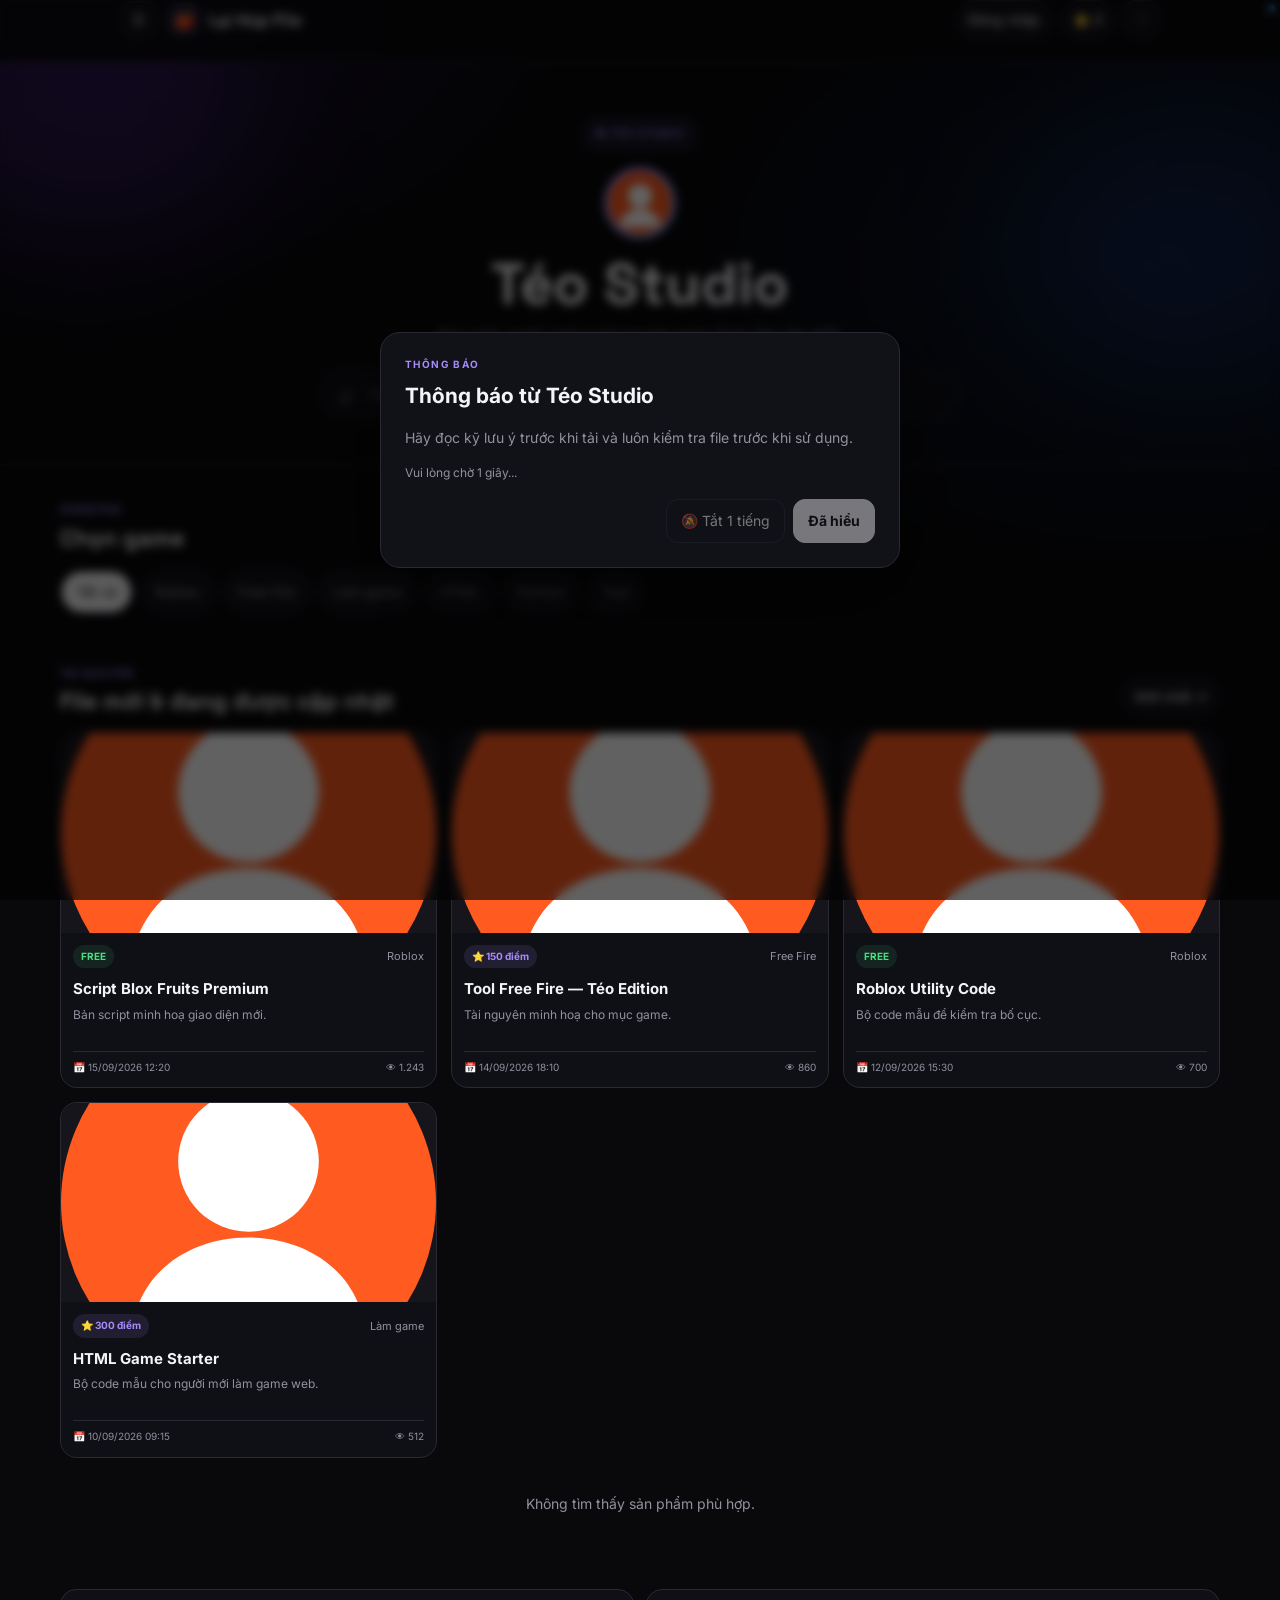
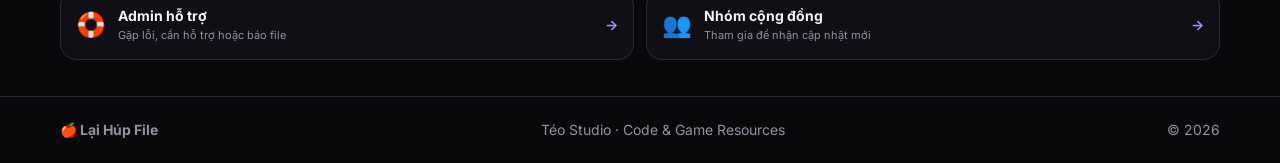
<file: frontend/index.html>
<!DOCTYPE html>
<html lang="vi" data-theme="dark">
<head><meta charset="UTF-8"><meta name="viewport" content="width=device-width,initial-scale=1"><title>Lại Húp File — Téo Studio</title><meta name="description" content="Kho code, script, tool và tài nguyên game của Téo Studio."><link rel="stylesheet" href="assets/css/style.css"></head>
<body>
<header class="site-header"><div class="container header-inner"><button class="icon-btn" id="menuBtn">☰</button><a href="index.html" class="brand"><span class="brand-mark">🍎</span><span>Lại Húp <b>File</b></span></a><div class="header-actions"><a class="header-tag" href="login.html">Đăng nhập</a><a class="header-tag" href="earn.html">⭐ <span id="headerPoints">0</span></a><button class="icon-btn" id="notificationBtn">♢<span class="badge-dot"></span></button></div></div></header>
<div class="drawer-backdrop" id="drawerBackdrop"></div><aside class="drawer" id="drawer"><div class="drawer-head"><b>MENU</b><button class="icon-btn" id="drawerClose">×</button></div><a href="index.html">⌂ Trang chủ</a><a href="earn.html">⭐ Kiếm tiền & điểm đổi file</a><a href="earn.html#withdraw">💰 Rút tiền</a><a href="earn.html#profile">👤 Thông tin</a><a href="earn.html#referral">🤝 Giới thiệu bạn bè</a></aside>
<main><section class="hero"><div class="hero-glow hero-glow-a"></div><div class="hero-glow hero-glow-b"></div><div class="container hero-content"><div class="notice-pill">● <span id="studioName">TÉO STUDIO</span></div><div class="studio-avatar"><img id="studioAvatar" src="assets/img/default-avatar.svg" alt="Téo Studio"></div><h1 id="heroTitle">Téo Studio</h1><p class="hero-subtitle" id="heroText">Kho code, script, tool và tài nguyên game được Téo cập nhật.</p><div class="search-box"><span>⌕</span><input id="searchInput" type="search" placeholder="Tìm code, script, game..."></div></div></section>
<section class="container section" id="games"><div class="section-head"><div><span class="eyebrow">KHÁM PHÁ</span><h2>Chọn game</h2></div></div><div class="tag-rail" id="tagRail"></div></section>
<section class="container section" id="products"><div class="section-head"><div><span class="eyebrow">TÀI NGUYÊN</span><h2>File mới & đang được cập nhật</h2></div><button class="mini-btn" id="newestBtn">Mới nhất ↗</button></div><div class="product-grid" id="productGrid"></div><div class="empty-state hidden" id="emptyState">Không tìm thấy sản phẩm phù hợp.</div></section>
<section class="container section"><div class="support-grid"><a class="support-box" id="supportBox" href="#"><span>🛟</span><div><b>Admin hỗ trợ</b><small>Gặp lỗi, cần hỗ trợ hoặc báo file</small></div><strong>→</strong></a><a class="support-box" id="groupBox" href="#"><span>👥</span><div><b>Nhóm cộng đồng</b><small>Tham gia để nhận cập nhật mới</small></div><strong>→</strong></a></div></section></main>
<footer class="footer"><div class="container"><b>🍎 Lại Húp File</b><span>Téo Studio · Code & Game Resources</span><span>© 2026</span></div></footer>
<div class="modal-overlay" id="noticeModal"><div class="notice-modal"><div class="modal-kicker">THÔNG BÁO</div><h2 id="noticeTitle">Thông báo từ Téo Studio</h2><p id="noticeText">Hãy đọc kỹ lưu ý trước khi tải.</p><div class="notice-count" id="noticeCount">Vui lòng chờ 3 giây...</div><div class="notice-actions"><button class="btn ghost" id="muteNotice" disabled>🔕 Tắt 1 tiếng</button><button class="btn primary" id="closeNotice" disabled>Đã hiểu</button></div></div></div>
<div class="modal-overlay" id="notificationModal"><div class="small-modal"><button class="modal-x" data-close="notificationModal">×</button><div class="modal-kicker">THÔNG BÁO</div><h2>Cập nhật</h2><div class="notice-item"><b>File mới</b><span>File mới sẽ nằm đầu danh sách; file cũ vẫn giữ lại.</span></div><div class="notice-item"><b>Kiếm điểm</b><span>Vượt link và đăng video là 2 nhiệm vụ riêng.</span></div></div></div><div class="toast" id="toast"></div><script src="assets/js/main.js"></script></body></html>
</file>
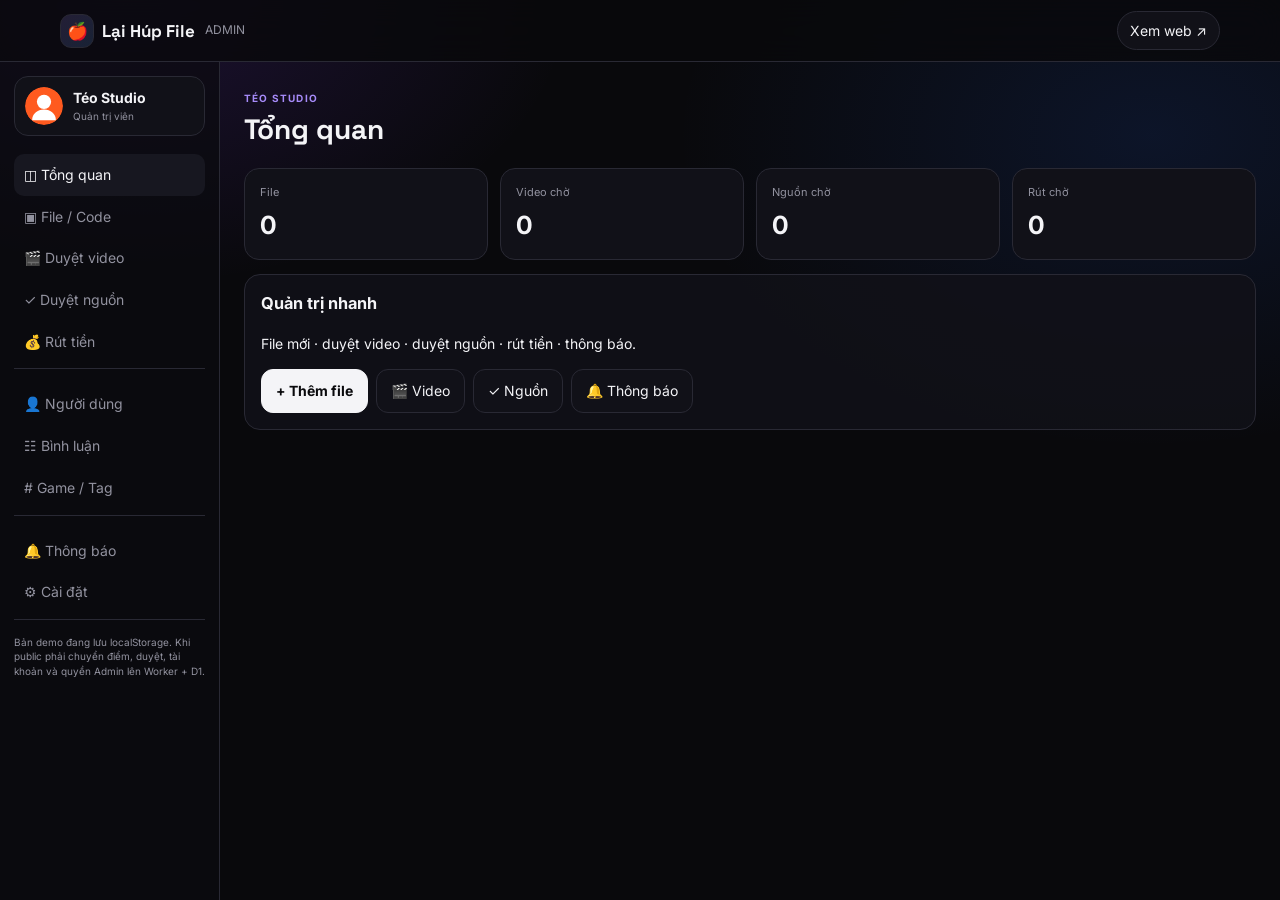
<file: frontend/admin.html>
<!DOCTYPE html><html lang="vi"><head><meta charset="UTF-8"><meta name="viewport" content="width=device-width,initial-scale=1"><title>Admin — Téo Studio</title><meta name="robots" content="noindex"><link rel="stylesheet" href="assets/css/style.css"><link rel="stylesheet" href="assets/css/admin.css"></head><body class="admin-body">
<header class="admin-topbar"><a href="index.html" class="brand"><span class="brand-mark">🍎</span><span>Lại Húp <b>File</b></span></a><span class="admin-title">ADMIN</span><div class="spacer"></div><a href="index.html" class="header-tag">Xem web ↗</a></header>
<div class="admin-layout"><aside class="admin-sidebar"><div class="admin-user"><img id="adminAvatar" src="assets/img/default-avatar.svg"><div><b id="adminStudio">Téo Studio</b><small>Quản trị viên</small></div></div><div class="admin-nav-group"><button class="admin-nav active" data-panel="dashboard">◫ Tổng quan</button><button class="admin-nav" data-panel="products">▣ File / Code</button><button class="admin-nav" data-panel="points">🎬 Duyệt video</button><button class="admin-nav" data-panel="sources">✓ Duyệt nguồn</button><button class="admin-nav" data-panel="withdrawals">💰 Rút tiền</button></div><div class="admin-nav-group"><button class="admin-nav" data-panel="users">👤 Người dùng</button><button class="admin-nav" data-panel="comments">☷ Bình luận</button><button class="admin-nav" data-panel="tags"># Game / Tag</button></div><div class="admin-nav-group"><button class="admin-nav" data-panel="notices">🔔 Thông báo</button><button class="admin-nav" data-panel="settings">⚙ Cài đặt</button></div><div class="admin-tip">Bản demo đang lưu localStorage. Khi public phải chuyển điểm, duyệt, tài khoản và quyền Admin lên Worker + D1.</div></aside>
<main class="admin-main">
<section class="admin-panel active" id="dashboard"><div class="admin-page-head"><div><span class="eyebrow">TÉO STUDIO</span><h1>Tổng quan</h1></div></div><div class="stat-grid"><div class="stat"><span>File</span><b id="statProducts">0</b></div><div class="stat"><span>Video chờ</span><b id="statPending">0</b></div><div class="stat"><span>Nguồn chờ</span><b id="statSources">0</b></div><div class="stat"><span>Rút chờ</span><b id="statWithdraw">0</b></div></div><div class="admin-card"><h3>Quản trị nhanh</h3><div id="adminAlerts" class="admin-alerts"></div><p>File mới · duyệt video · duyệt nguồn · rút tiền · thông báo.</p><div class="quick-grid"><button class="btn primary" onclick="openPanel('products');newProductForm()">+ Thêm file</button><button class="btn ghost" onclick="openPanel('points')">🎬 Video</button><button class="btn ghost" onclick="openPanel('sources')">✓ Nguồn</button><button class="btn ghost" onclick="openPanel('notices')">🔔 Thông báo</button></div></div></section>
<section class="admin-panel" id="products"><div class="admin-page-head"><div><span class="eyebrow">CONTENT</span><h1>File / Code</h1></div><button class="btn primary" onclick="newProductForm()">+ Thêm file</button></div><div class="admin-card hidden" id="productFormCard"><form id="productForm"><input type="hidden" name="id"><div class="form-grid"><label>Tên file<input name="title" required placeholder="Tên file"></label><label>Game / Tag<select name="game" id="gameSelect"></select></label><label class="wide">Mô tả<textarea name="description" rows="3"></textarea></label><label>Loại<select name="type"><option>FREE</option><option>POINT</option></select></label><label>Số điểm<input type="number" name="points" value="0" min="0"></label><label>Ảnh<input name="thumbFile" type="file" accept="image/*"><small>Ảnh chọn từ điện thoại.</small><input name="thumb" type="hidden"></label><label>Link tải / rút gọn<input name="downloadLink" placeholder="https://..." required></label><label>Vượt link lấy file<select name="bypassFile"><option value="false">Tắt</option><option value="true">Bật</option></select></label><label>Vượt link lấy điểm<select name="bypassPoints"><option value="false">Tắt</option><option value="true">Bật</option></select></label><label class="wide">Lưu ý khi dùng<textarea name="warning" rows="3">Đọc kỹ hướng dẫn và kiểm tra file trước khi sử dụng.</textarea></label></div><div class="form-actions"><button class="btn primary">Lưu file</button><button type="button" class="btn ghost" onclick="cancelProduct()">Hủy</button></div></form></div><div class="admin-card table-wrap"><table><thead><tr><th>Ảnh</th><th>Tên</th><th>Tag</th><th>Giá</th><th>Bypass</th><th>Link</th><th></th></tr></thead><tbody id="productTable"></tbody></table></div></section>
<section class="admin-panel" id="points"><div class="admin-page-head"><div><span class="eyebrow">REVIEW</span><h1>Duyệt video</h1></div></div><div class="admin-card"><p class="muted small"><b>Mốc view:</b> 1K → +5K · 2K → +10K · 3K · 5K · 7K · 10K · 15K · 20K · 30K · 40K · 50K · 60K · 70K · 80K · 90K · 100K+. Các mốc chưa có thưởng sẽ được cấu hình trước khi bật.</p><div id="videoQueue"></div></div></section>
<section class="admin-panel" id="sources"><div class="admin-page-head"><div><span class="eyebrow">SOURCE REVIEW</span><h1>Duyệt nguồn</h1></div></div><div class="admin-card"><div class="source-tools"><input id="sourceSearch" placeholder="Tìm người cần duyệt bằng email..."><a class="btn ghost" id="sourceZalo" href="#" target="_blank">💬 Zalo Admin</a></div><div id="sourceQueue"></div></div></section>
<section class="admin-panel" id="withdrawals"><div class="admin-page-head"><div><span class="eyebrow">PAYOUT</span><h1>Rút tiền</h1></div></div><div class="admin-card"><p class="rule-box">⏱ Tiền sẽ được duyệt về trong khoảng <b>8–12 ngày</b>. Khi duyệt, hệ thống tạo thông báo email cho người đăng ký.</p><div id="withdrawalQueue"></div></div></section>
<section class="admin-panel" id="users"><div class="admin-page-head"><div><span class="eyebrow">USERS</span><h1>Người dùng</h1></div></div><div class="admin-card"><p class="muted">Danh sách tài khoản thật sẽ lấy từ D1 khi backend được kết nối. Google OAuth sẽ tạo tài khoản người dùng tự động.</p></div></section>
<section class="admin-panel" id="comments"><div class="admin-page-head"><div><span class="eyebrow">COMMUNITY</span><h1>Bình luận</h1></div></div><div class="admin-card"><p class="muted small">Bình luận có thể kèm ảnh; ảnh không bắt buộc.</p><div id="adminComments"></div></div></section>
<section class="admin-panel" id="tags"><div class="admin-page-head"><div><span class="eyebrow">CATEGORY</span><h1>Game / Tag</h1></div></div><div class="admin-card"><form id="tagForm" class="inline-form"><input name="tag" placeholder="Ví dụ: Blox Fruits" required><button class="btn primary">+ Thêm tag</button></form></div><div class="tag-admin-grid" id="tagAdminGrid"></div></section>
<section class="admin-panel" id="notices"><div class="admin-page-head"><div><span class="eyebrow">ANNOUNCEMENT</span><h1>Thông báo vào web</h1></div></div><div class="admin-card"><form id="noticeForm" class="settings-list"><label>Tiêu đề popup<input name="title"></label><label>Nội dung<textarea name="text" rows="4"></textarea></label><label>Hiện popup khi vào web<select name="enabled"><option value="true">Có</option><option value="false">Không</option></select></label><button class="btn primary">Lưu thông báo</button></form></div></section>
<section class="admin-panel" id="settings"><div class="admin-page-head"><div><span class="eyebrow">SITE</span><h1>Cài đặt</h1></div></div><div class="admin-card"><form id="settingsForm" class="settings-list"><label>Tên website<input name="siteName"></label><label>Tên studio<input name="studio"></label><label>Tiêu đề lớn<input name="heroTitle"></label><label>Mô tả<textarea name="heroText" rows="3"></textarea></label><label>Avatar URL<input name="avatar"></label><label>API vượt link kiếm điểm (Link4M)<input name="bypassApi1" placeholder="API URL + link đích"></label><label>Điểm vượt link<input name="bypassReward" type="number" min="0"></label><label>Điểm tối thiểu rút tiền<input name="minWithdraw" type="number" min="100000"></label><label>Nhóm cộng đồng<input name="groupLink"></label><label>Liên hệ Admin<input name="adminContact"></label><label>Zalo Admin hỗ trợ duyệt nguồn<input name="adminZalo"></label><label>Email gửi thông báo<input name="adminEmail" placeholder="admin@example.com"></label><p class="muted small">Link4M đang dùng tạm cho vượt link kiếm điểm. Vượt link lấy file bật riêng trong từng file.</p><button class="btn primary">Lưu cài đặt</button></form></div></section>
</main></div><div class="toast" id="toast"></div><script src="assets/js/admin.js"></script><script>document.getElementById('sourceZalo').href=(JSON.parse(localStorage.getItem('lhf_settings')||'{}').adminZalo||'#');</script></body></html>
</file>
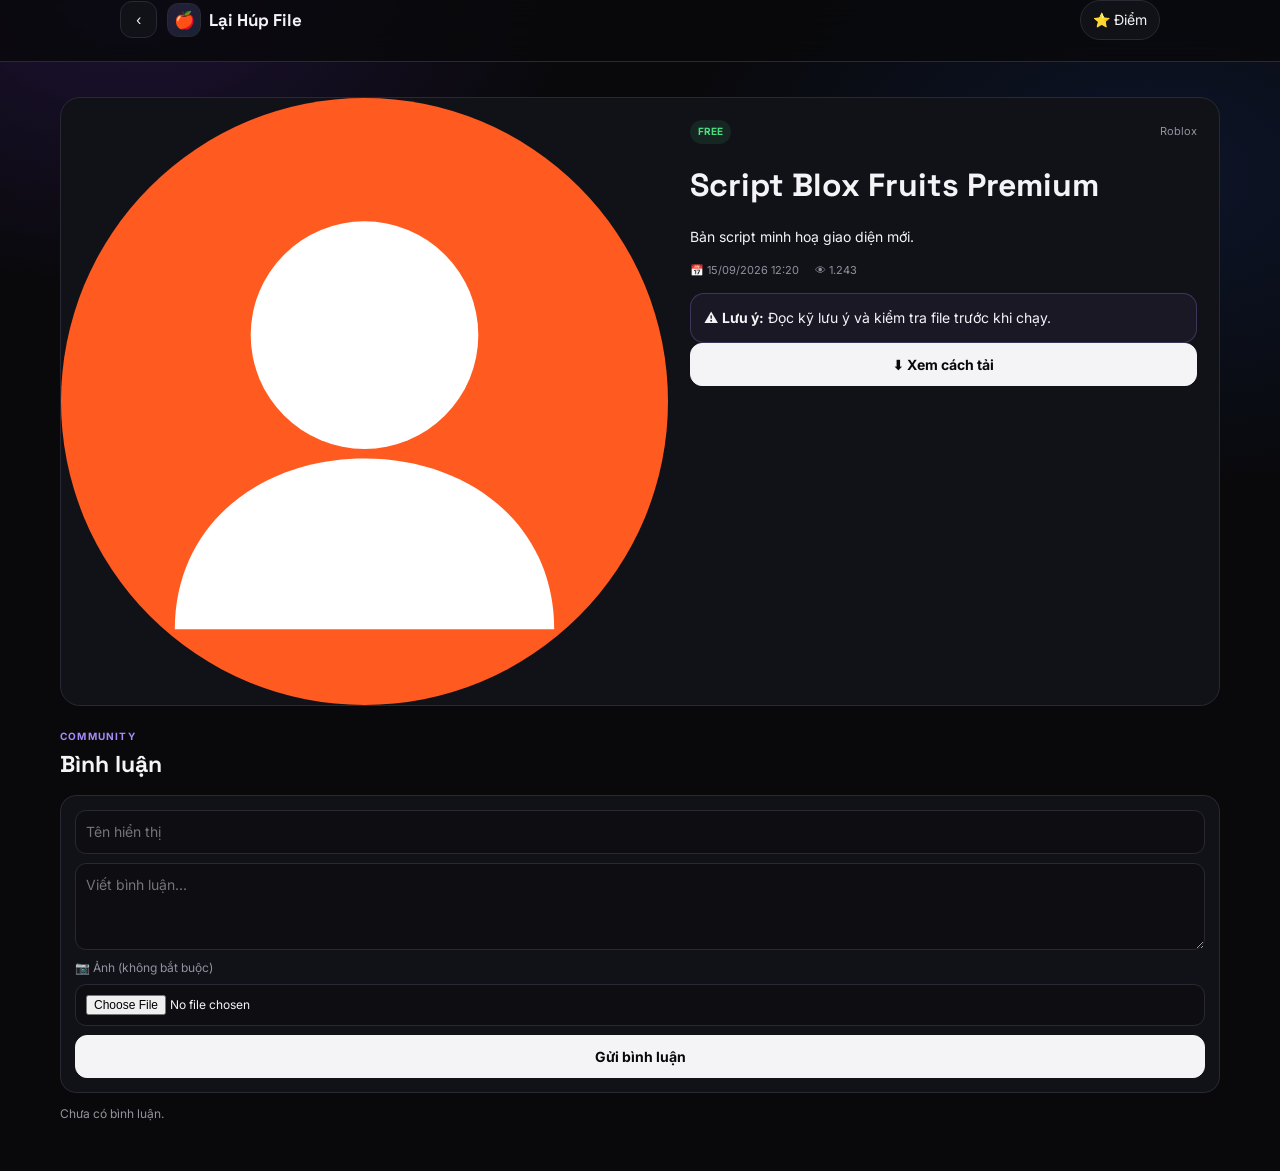
<file: frontend/detail.html>
<!DOCTYPE html>
<html lang="vi" data-theme="dark">
<head><meta charset="UTF-8"><meta name="viewport" content="width=device-width, initial-scale=1.0"><title>Chi tiết — Lại Húp File</title><link rel="stylesheet" href="assets/css/style.css"></head>
<body>
<header class="site-header"><div class="container header-inner"><a href="index.html" class="icon-btn">‹</a><a href="index.html" class="brand"><span class="brand-mark">🍎</span><span>Lại Húp <b>File</b></span></a><div class="header-actions"><a href="earn.html" class="header-tag">⭐ Điểm</a></div></div></header>
<main class="container detail-page" id="detailPage"></main>
<div class="toast" id="toast"></div>
<script src="assets/js/main.js"></script><script>renderDetailPage();</script>
</body></html>
</file>
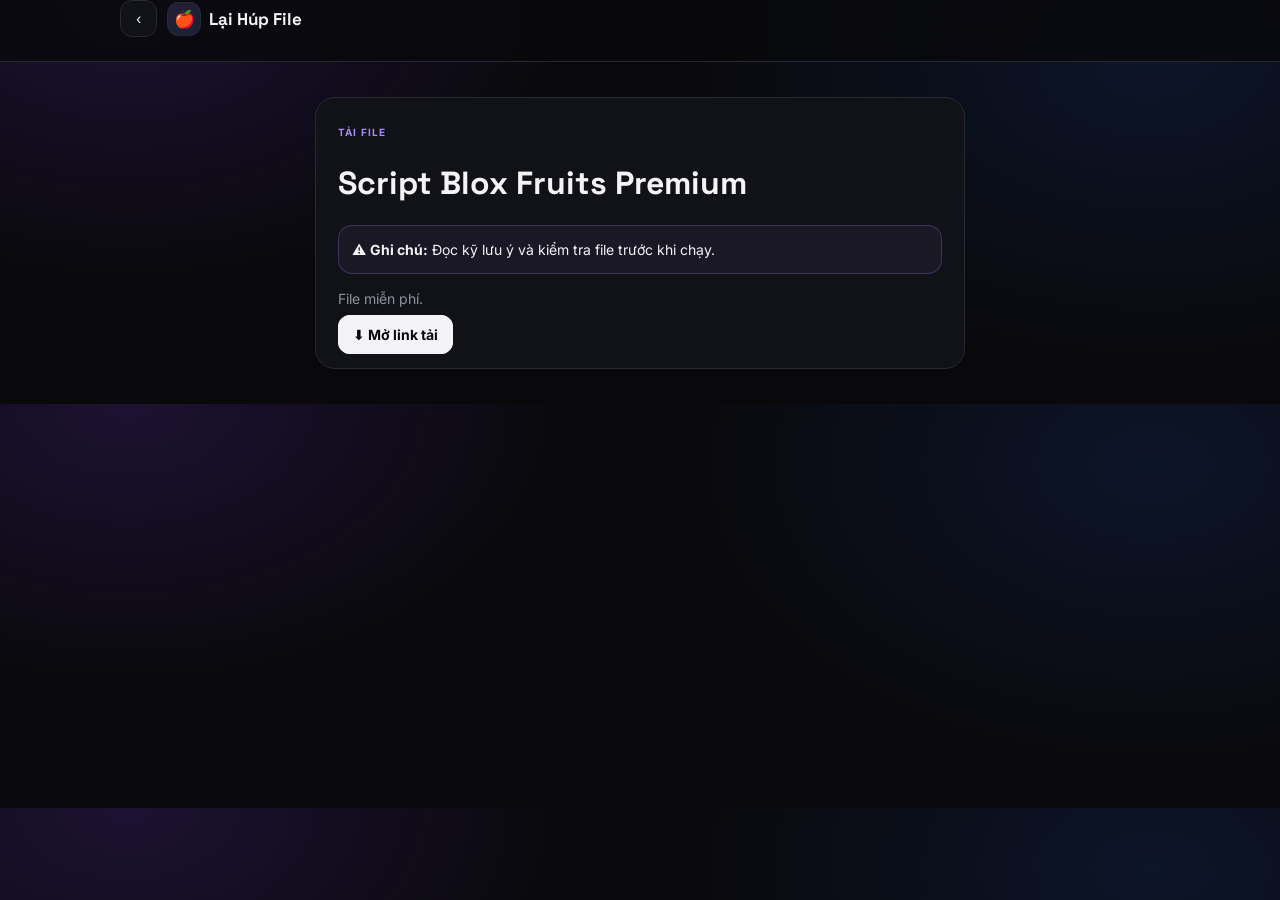
<file: frontend/download.html>
<!DOCTYPE html>
<html lang="vi" data-theme="dark">
<head><meta charset="UTF-8"><meta name="viewport" content="width=device-width, initial-scale=1.0"><title>Lưu ý & tải — Lại Húp File</title><link rel="stylesheet" href="assets/css/style.css"></head>
<body>
<header class="site-header"><div class="container header-inner"><a href="detail.html" class="icon-btn">‹</a><a href="index.html" class="brand"><span class="brand-mark">🍎</span><span>Lại Húp <b>File</b></span></a></div></header>
<main class="container download-page" id="downloadPage"></main>
<script src="assets/js/main.js"></script><script>renderDownloadPage();</script>
</body></html>
</file>
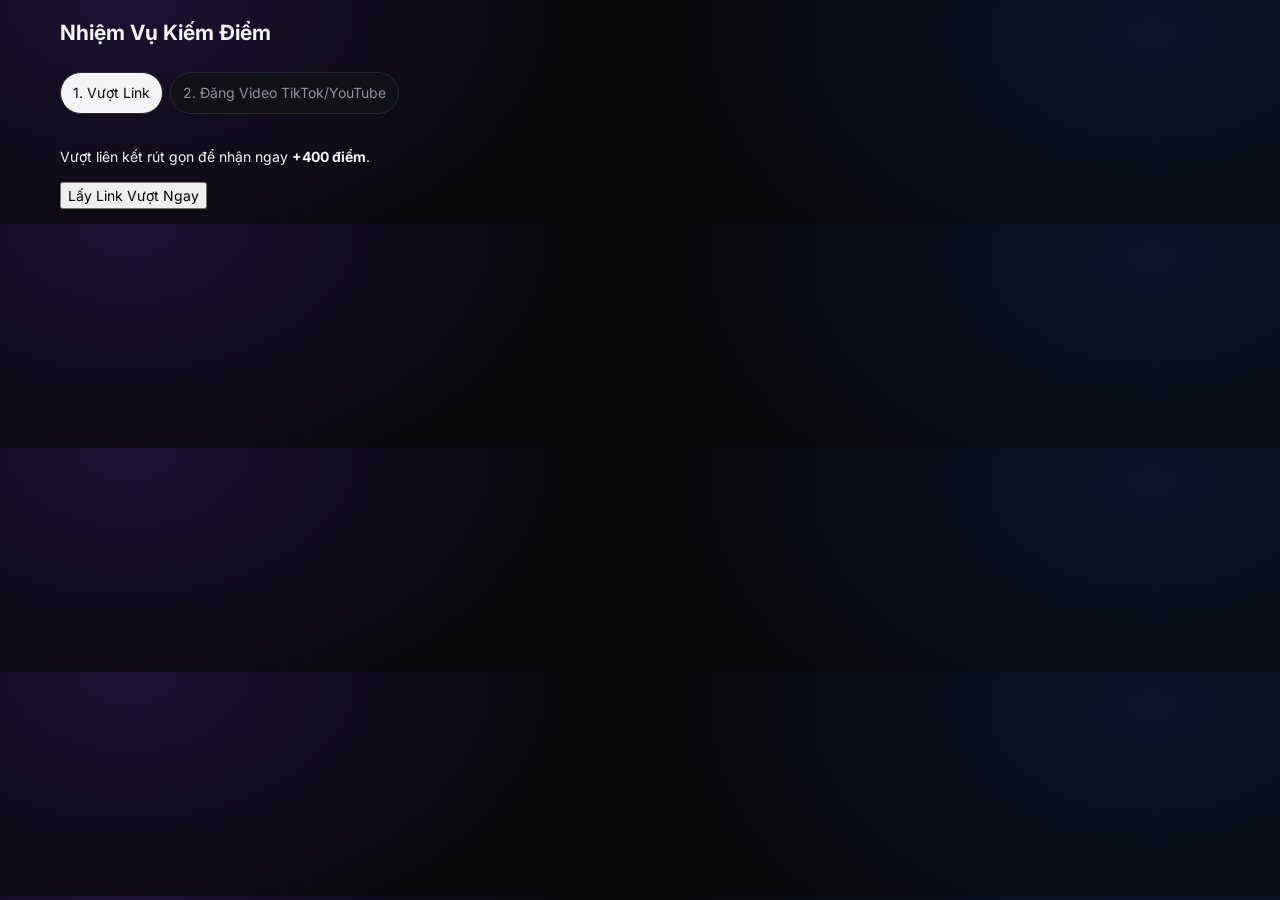
<file: frontend/earn.html>
<!DOCTYPE html>
<html lang="vi">
<head>
  <meta charset="UTF-8">
  <meta name="viewport" content="width=device-width, initial-scale=1.0">
  <title>Kiếm Điểm Đổi File</title>
  <link rel="stylesheet" href="assets/css/style.css">
</head>
<body>
  <div class="container">
    <h2>Nhiệm Vụ Kiếm Điểm</h2>
    <div class="earn-tabs">
      <button class="tab-btn active" onclick="showTab('bypass')">1. Vượt Link</button>
      <button class="tab-btn" onclick="showTab('video')">2. Đăng Video TikTok/YouTube</button>
    </div>

    <!-- Tab 1: Vượt link -->
    <div id="tab-bypass" class="tab-content" style="display: block; margin-top: 20px;">
      <p>Vượt liên kết rút gọn để nhận ngay <strong>+400 điểm</strong>.</p>
      <button id="btn-get-link" class="btn-primary" onclick="generateLink()">Lấy Link Vượt Ngay</button>
      <div id="link-result" style="margin-top: 15px;"></div>
    </div>

    <!-- Tab 2: Video -->
    <div id="tab-video" class="tab-content" style="display: none; margin-top: 20px;">
      <p>Đăng video hướng dẫn lên TikTok/YouTube để nhận điểm thưởng theo mốc view.</p>
      <input type="text" id="video-url" placeholder="Dán link video TikTok / YouTube vào đây..." style="width: 100%; padding: 10px; margin-bottom: 10px;">
      <select id="video-milestone" style="width: 100%; padding: 10px; margin-bottom: 10px;">
        <option value="1000">Mốc 1,000 Views</option>
        <option value="3000">Mốc 3,000 Views</option>
        <option value="5000">Mốc 5,000 Views</option>
        <option value="10000">Mốc 10,000 Views</option>
      </select>
      <button class="btn-primary" onclick="alert('Đã gửi video lên hệ thống, admin sẽ duyệt trong 24h!')">Gửi Duyệt Video</button>
    </div>
  </div>

  <script src="assets/js/config.js"></script>
  <script>
    function showTab(type) {
      document.getElementById('tab-bypass').style.display = type === 'bypass' ? 'block' : 'none';
      document.getElementById('tab-video').style.display = type === 'video' ? 'block' : 'none';
      document.querySelectorAll('.tab-btn').forEach(btn => btn.classList.remove('active'));
      event.target.classList.add('active');
    }

    async function generateLink() {
      const btn = document.getElementById('btn-get-link');
      btn.innerText = "Đang tạo link...";
      try {
        const res = await fetch(`${window.APP_CONFIG.API_BASE_URL}/api/bypass/link4m`, {
          method: "POST",
          headers: { "Content-Type": "application/json" },
          body: JSON.stringify({ userId: "guest", targetUrl: window.location.href })
        });
        const data = await res.json();
        if (data.success) {
          document.getElementById('link-result').innerHTML = `<a href="${data.shortUrl}" target="_blank" class="btn-link">Bấm vào đây để bắt đầu vượt link</a>`;
        } else {
          alert(data.message || "Lỗi tạo link");
        }
      } catch (e) {
        alert("Không thể kết nối Worker backend.");
      } finally {
        btn.innerText = "Lấy Link Vượt Ngay";
      }
    }
  </script>
</body>
</html>
</file>
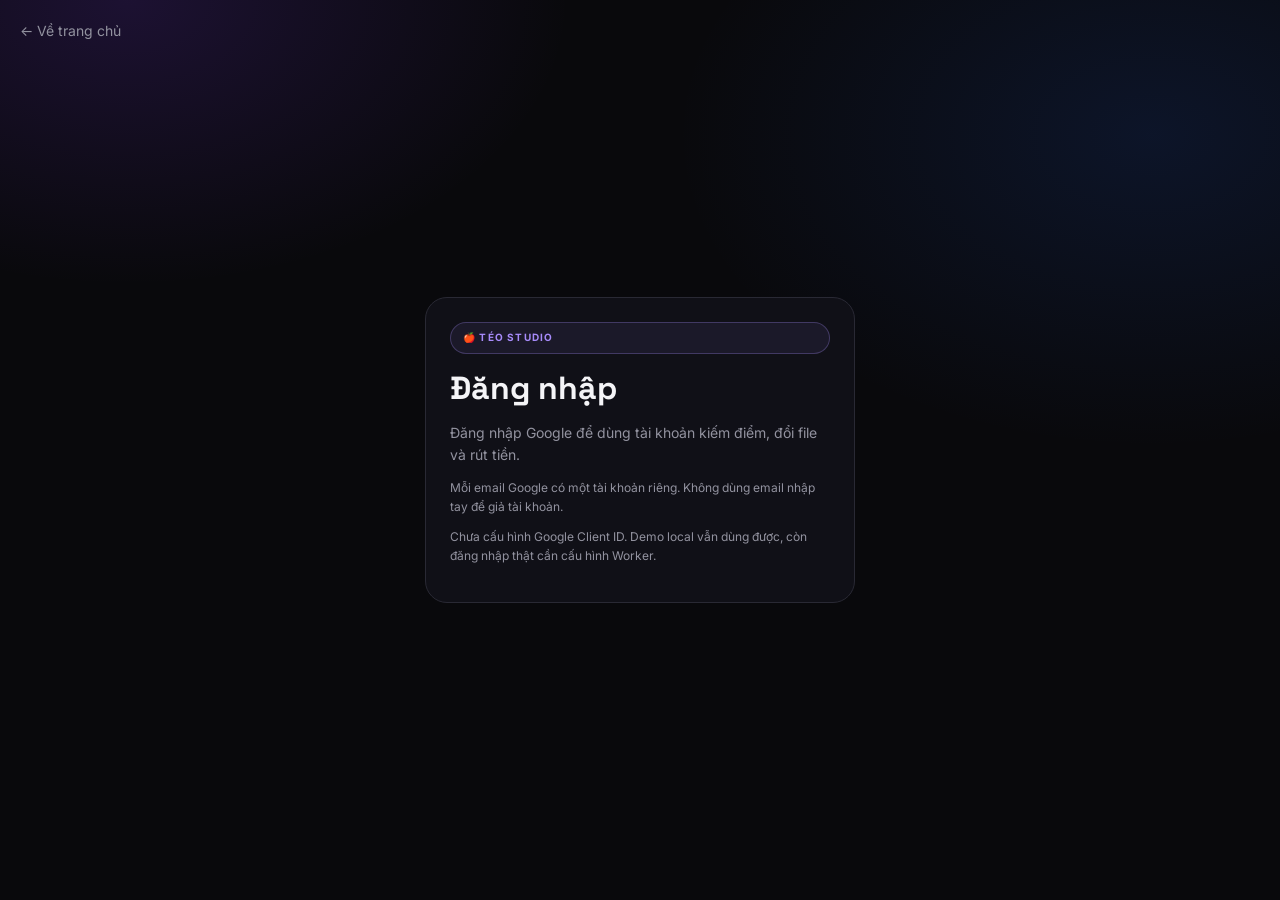
<file: frontend/login.html>
<!DOCTYPE html><html lang="vi" data-theme="dark"><head><meta charset="UTF-8"><meta name="viewport" content="width=device-width,initial-scale=1"><title>Đăng nhập — Téo Studio</title><link rel="stylesheet" href="assets/css/style.css"></head><body><main class="container login-page"><a class="back-link" href="index.html">← Về trang chủ</a><div class="login-card" id="loginPage"><div class="notice-pill">🍎 TÉO STUDIO</div><h1>Đăng nhập</h1><p class="muted">Đăng nhập Google để dùng tài khoản kiếm điểm, đổi file và rút tiền.</p><div id="googleButton" class="google-button-wrap"></div><p class="muted small">Mỗi email Google có một tài khoản riêng. Không dùng email nhập tay để giả tài khoản.</p><p id="loginConfig" class="muted small"></p></div></main><div class="toast" id="toast"></div><script src="assets/js/config.js"></script><script src="https://accounts.google.com/gsi/client" async defer></script><script src="assets/js/main.js"></script><script>window.initGoogleLoginPage&&window.initGoogleLoginPage();</script></body></html>
</file>
<file: frontend/assets/css/style.css>
@import url('https://fonts.googleapis.com/css2?family=Inter:wght@400;500;600;700&family=Space+Grotesk:wght@600;700&display=swap');
:root{--bg:#09090c;--surface:#111118;--surface2:#171720;--border:#292934;--text:#f4f4f7;--muted:#92929f;--accent:#a78bfa;--blue:#60a5fa;--green:#4ade80;--r:17px;--max:1160px}*{box-sizing:border-box}body{margin:0;color:var(--text);font:14px/1.55 Inter,system-ui,sans-serif;background:radial-gradient(650px 420px at 10% 0,rgba(124,58,237,.17),transparent 68%),radial-gradient(700px 460px at 90% 15%,rgba(37,99,235,.13),transparent 68%),var(--bg)}a{color:inherit;text-decoration:none}button,input,textarea,select{font:inherit}button{cursor:pointer}img{max-width:100%;display:block}.container{width:min(calc(100% - 28px),var(--max));margin:auto}.hidden{display:none!important}.muted{color:var(--muted)}.small{font-size:12px}
.site-header,.admin-topbar{height:62px;border-bottom:1px solid var(--border);background:rgba(9,9,12,.82);backdrop-filter:blur(16px);position:sticky;top:0;z-index:50}.header-inner,.admin-topbar{display:flex;align-items:center;gap:10px;padding:0 max(14px,calc((100vw - var(--max))/2))}.brand{display:flex;align-items:center;gap:8px;font:700 17px 'Space Grotesk',sans-serif;white-space:nowrap}.brand b{color:var(--text)}.brand-mark{width:34px;height:34px;border-radius:11px;display:grid;place-items:center;background:linear-gradient(135deg,rgba(167,139,250,.16),rgba(96,165,250,.16));border:1px solid var(--border)}.header-actions{margin-left:auto;display:flex;gap:7px}.icon-btn,.header-tag,.mini-btn{border:1px solid var(--border);background:var(--surface);color:var(--text);border-radius:12px}.icon-btn{width:37px;height:37px;display:grid;place-items:center}.header-tag,.mini-btn{padding:8px 12px;border-radius:999px}.icon-btn:hover,.header-tag:hover,.mini-btn:hover{border-color:var(--accent);transform:translateY(-1px)}.notification-btn{position:relative}.badge-dot{position:absolute;right:5px;top:5px;width:7px;height:7px;border-radius:50%;background:var(--blue)}
.hero{position:relative;overflow:hidden;border-bottom:1px solid var(--border);padding:56px 0 45px;text-align:center}.hero-content{position:relative;z-index:1;display:flex;flex-direction:column;align-items:center}.hero-glow{position:absolute;border-radius:50%;filter:blur(65px)}.hero-glow-a{width:330px;height:280px;background:rgba(124,58,237,.2);left:-80px;top:-90px}.hero-glow-b{width:360px;height:300px;background:rgba(37,99,235,.15);right:-100px;top:30px}.notice-pill,.eyebrow{font-size:10px;letter-spacing:.12em;font-weight:700;color:var(--accent)}.notice-pill{border:1px solid rgba(167,139,250,.28);background:rgba(167,139,250,.08);border-radius:999px;padding:7px 12px}.studio-avatar{width:72px;height:72px;padding:4px;margin-top:17px;border-radius:50%;background:linear-gradient(135deg,var(--accent),var(--blue))}.studio-avatar img{width:100%;height:100%;object-fit:cover;border-radius:50%}.hero h1{font:700 clamp(38px,7vw,58px)/1.02 'Space Grotesk',sans-serif;margin:16px 0 9px}.hero-subtitle{max-width:560px;color:var(--muted);margin:0 0 25px}.search-box{width:min(640px,100%);height:50px;border:1px solid var(--border);background:rgba(17,17,24,.86);border-radius:999px;display:flex;align-items:center;gap:12px;padding:0 18px}.search-box:focus-within{border-color:var(--accent);box-shadow:0 0 0 4px rgba(167,139,250,.07)}.search-box span{font-size:25px;color:var(--muted)}.search-box input{flex:1;border:0;outline:0;background:transparent;color:var(--text)}
.section{padding:32px 0 8px}.section-head{display:flex;justify-content:space-between;align-items:end;gap:12px;margin-bottom:16px}.section-head h2{margin:4px 0 0;font:700 23px 'Space Grotesk',sans-serif}.tag-rail{display:flex;gap:8px;overflow:auto;padding:2px 1px 8px;scrollbar-width:none}.tag-rail::-webkit-scrollbar{display:none}.tag{flex:0 0 auto;border:1px solid var(--border);background:var(--surface);color:var(--muted);padding:9px 14px;border-radius:999px}.tag.active{background:var(--text);color:var(--bg)}
.product-grid{display:grid;grid-template-columns:repeat(3,minmax(0,1fr));gap:14px}.product-card{border:1px solid var(--border);background:rgba(17,17,24,.88);border-radius:var(--r);overflow:hidden;cursor:pointer;transition:.2s}.product-card:hover{transform:translateY(-3px);border-color:#4a4a58;box-shadow:0 18px 45px rgba(0,0,0,.25)}.product-thumb{aspect-ratio:16/8.5;background:#15151b;overflow:hidden}.product-thumb img{width:100%;height:100%;object-fit:cover}.product-body{padding:12px}.product-meta,.product-foot{display:flex;justify-content:space-between;gap:8px;align-items:center}.product-meta{font-size:11px;color:var(--muted)}.type-pill{display:inline-flex;padding:4px 8px;border-radius:999px;font-weight:700;font-size:10px}.type-pill.free{background:rgba(74,222,128,.1);color:var(--green)}.type-pill.point{background:rgba(167,139,250,.12);color:var(--accent)}.product-body h3{font-size:15px;margin:9px 0 5px}.product-body p{color:var(--muted);font-size:12px;min-height:36px;margin:0 0 9px}.product-foot{font-size:10px;color:var(--muted);border-top:1px solid var(--border);padding-top:8px}.empty-state{text-align:center;color:var(--muted);padding:35px}.support-grid{display:grid;grid-template-columns:1fr 1fr;gap:12px;padding-bottom:28px}.support-box{display:flex;align-items:center;gap:12px;padding:15px;border:1px solid var(--border);background:rgba(17,17,24,.78);border-radius:16px}.support-box>span{font-size:24px}.support-box div{flex:1}.support-box b,.support-box small{display:block}.support-box small{color:var(--muted);font-size:11px}.support-box strong{color:var(--accent)}.footer{border-top:1px solid var(--border);padding:22px 0;color:var(--muted)}.footer .container{display:flex;gap:16px;justify-content:space-between;flex-wrap:wrap}
.drawer-backdrop,.modal-overlay{position:fixed;inset:0;background:rgba(0,0,0,.62);backdrop-filter:blur(5px);opacity:0;pointer-events:none;transition:.2s;z-index:80}.drawer-backdrop.open,.modal-overlay.open{opacity:1;pointer-events:auto}.drawer{position:fixed;z-index:90;top:0;left:0;width:min(310px,88vw);height:100%;padding:18px;background:#101016;border-right:1px solid var(--border);transform:translateX(-102%);transition:.25s}.drawer.open{transform:none}.drawer-head{display:flex;justify-content:space-between;align-items:center;margin-bottom:20px}.drawer>a{display:block;padding:13px 12px;border-radius:12px;margin:3px 0;color:#d6d6df}.drawer>a:hover{background:var(--surface2)}.modal-overlay{display:grid;place-items:center;padding:16px}.notice-modal,.small-modal{width:min(520px,100%);background:#111118;border:1px solid var(--border);border-radius:20px;padding:24px;box-shadow:0 25px 80px rgba(0,0,0,.5)}.small-modal{position:relative}.modal-kicker{color:var(--accent);font-size:10px;font-weight:700;letter-spacing:.14em}.notice-modal h2,.small-modal h2{margin:7px 0}.notice-modal p{color:var(--muted)}.notice-count{margin:16px 0;color:var(--muted);font-size:12px}.notice-actions{display:flex;gap:8px;justify-content:flex-end}.modal-x{position:absolute;right:12px;top:12px;border:0;background:transparent;color:var(--muted);font-size:24px}.notice-item{padding:12px 0;border-top:1px solid var(--border)}.notice-item b,.notice-item span{display:block}.notice-item span{color:var(--muted);font-size:12px}.btn{border:1px solid var(--border);border-radius:12px;padding:10px 14px;color:var(--text);background:var(--surface)}.btn.primary{background:var(--text);color:var(--bg);border-color:var(--text);font-weight:700}.btn.ghost{background:var(--surface)}.btn.full{width:100%}.btn:disabled{opacity:.45}.toast{position:fixed;left:50%;bottom:22px;transform:translate(-50%,20px);background:#f4f4f7;color:#09090c;padding:10px 14px;border-radius:999px;font-weight:600;opacity:0;pointer-events:none;transition:.2s;z-index:200}.toast.show{opacity:1;transform:translate(-50%,0)}
.earn-page{padding:28px 0 50px}.earn-hero{text-align:center;padding:20px 0 24px}.earn-hero h1{font:700 34px 'Space Grotesk',sans-serif;margin:5px 0}.balance-big{display:inline-flex;gap:8px;align-items:baseline;margin-top:14px;font-size:22px}.balance-big b{font-size:35px}.earn-tabs,.task-subtabs{display:flex;gap:7px;overflow:auto;padding:5px 0 12px;scrollbar-width:none}.earn-tabs button,.task-subtabs button{white-space:nowrap;border:1px solid var(--border);background:var(--surface);color:var(--muted);padding:9px 12px;border-radius:999px}.earn-tabs button.active,.task-subtabs button.active{background:var(--text);color:var(--bg)}.earn-panel{display:none}.earn-panel.active{display:block}.task-grid{display:grid;grid-template-columns:1fr 1fr;gap:14px}.task-card,.payout-card,.profile-card,.referral-card{border:1px solid var(--border);background:rgba(17,17,24,.86);border-radius:18px;padding:18px}.task-icon{font-size:28px}.task-card h2{margin:5px 0}.task-card p,.task-card li{color:var(--muted);font-size:13px}.task-card ul{padding-left:18px}.rule-box{border:1px solid rgba(167,139,250,.25);background:rgba(167,139,250,.06);border-radius:14px;padding:13px;margin-top:14px}.rule-box p{color:var(--muted);margin:7px 0 0;font-size:12px}.daily-stats{display:grid;grid-template-columns:repeat(3,1fr);gap:10px;margin-top:14px}.daily-stats>div{border:1px solid var(--border);background:var(--surface);border-radius:14px;padding:13px}.daily-stats b,.daily-stats span{display:block}.daily-stats b{font-size:20px}.daily-stats span{color:var(--muted);font-size:11px}.submission-list{display:grid;gap:9px;margin-top:14px}.submission-item,.redeem-item{border:1px solid var(--border);background:var(--surface);border-radius:14px;padding:13px;display:flex;justify-content:space-between;gap:12px}.submission-item small,.submission-item p,.redeem-item small{display:block;color:var(--muted);font-size:11px}.submission-item p{margin:5px 0}.payout-card label,.profile-card label{display:block;color:var(--muted);font-size:12px;margin:12px 0}.payout-card input,.profile-card input,.profile-card select{display:block;width:100%;margin-top:6px;padding:10px 11px;border:1px solid var(--border);background:#0d0d12;color:var(--text);border-radius:11px}.quick-amounts{display:flex;gap:7px;flex-wrap:wrap;margin:9px 0}.quick-amounts button{border:1px solid var(--border);background:var(--surface2);color:var(--text);padding:7px 10px;border-radius:10px}.profile-row{display:flex;justify-content:space-between;gap:12px;padding:9px 0;border-bottom:1px solid var(--border)}.profile-row span{color:var(--muted)}.warning-danger{margin:13px 0;padding:12px;border:1px solid rgba(248,113,113,.28);background:rgba(248,113,113,.06);border-radius:12px;font-size:12px}.ref-code{word-break:break-all;border:1px solid var(--border);padding:11px;border-radius:11px;background:#0c0c11;color:var(--muted);margin-bottom:9px}.ref-stats{display:grid;grid-template-columns:1fr 1fr;gap:10px;margin:13px 0}.ref-stats div{padding:12px;border:1px solid var(--border);border-radius:12px}.ref-stats b,.ref-stats span{display:block}.ref-stats span{color:var(--muted);font-size:11px}.detail-page,.download-page{padding:35px 0}.detail-card{display:grid;grid-template-columns:1.1fr 1fr;border:1px solid var(--border);border-radius:20px;overflow:hidden;background:var(--surface)}.detail-thumb img{width:100%;height:100%;object-fit:cover}.detail-body{padding:22px}.detail-body h1,.download-card h1{font:700 32px 'Space Grotesk',sans-serif}.detail-info{display:flex;gap:16px;color:var(--muted);font-size:11px;margin:12px 0}.download-card{max-width:650px;margin:auto;border:1px solid var(--border);border-radius:20px;background:var(--surface);padding:22px}
@media(max-width:800px){.product-grid{grid-template-columns:repeat(2,minmax(0,1fr));gap:10px}.product-body{padding:10px}.product-body h3{font-size:13px}.product-body p{font-size:11px;min-height:30px}.product-foot{font-size:9px}.task-grid,.detail-card,.support-grid{grid-template-columns:1fr}.hero{padding-top:45px}.earn-tabs{position:sticky;top:62px;background:rgba(9,9,12,.94);z-index:20}.daily-stats{grid-template-columns:1fr}.product-thumb{aspect-ratio:1.5}}@media(max-width:430px){.container{width:min(calc(100% - 20px),var(--max))}.brand{font-size:15px}.hero h1{font-size:38px}.product-card{border-radius:14px}.product-meta{display:block}.product-meta>span:last-child{display:block;margin-top:4px}.product-body p{display:none}.product-foot{gap:3px}}
/* v8 additions */
.milestone-note{margin:10px 0;padding:10px 12px;border:1px solid rgba(167,139,250,.22);background:rgba(167,139,250,.055);border-radius:12px;color:var(--muted);font-size:11px;line-height:1.7}.source-status{padding:10px 12px;border:1px solid var(--border);border-radius:11px;background:var(--surface2);font-size:12px}.source-ok{color:var(--green)}.source-pending{color:#fbbf24}.source-warn{color:#f87171}.comment-section{margin-top:18px}.comment-form{display:grid;gap:9px;border:1px solid var(--border);background:var(--surface);padding:14px;border-radius:16px}.comment-form input,.comment-form textarea{width:100%;box-sizing:border-box;border:1px solid var(--border);background:#0d0d12;color:var(--text);border-radius:11px;padding:10px}.comment-upload{font-size:12px;color:var(--muted)}.comment-upload input{display:block;margin-top:6px}.comment-item{margin-top:9px;padding:12px;border:1px solid var(--border);border-radius:14px;background:var(--surface)}.comment-item small{display:block;color:var(--muted);font-size:10px}.comment-item p{margin:6px 0;color:var(--muted);font-size:12px}.comment-item img{max-width:180px;max-height:180px;border-radius:10px;display:block}.login-page{min-height:100vh;display:grid;place-items:center;padding:20px}.login-card{width:min(430px,100%);border:1px solid var(--border);background:rgba(17,17,24,.92);border-radius:22px;padding:24px;box-sizing:border-box}.login-card h1{font:700 32px 'Space Grotesk',sans-serif;margin:14px 0 7px}.login-card label{display:block;color:var(--muted);font-size:12px;margin:15px 0}.login-card input{display:block;width:100%;box-sizing:border-box;margin-top:6px;padding:11px;border:1px solid var(--border);background:#0d0d12;color:var(--text);border-radius:11px}.back-link{position:absolute;top:20px;left:20px;color:var(--muted)}

/* v8 polish: less pill-heavy, tighter copy */
.admin-nav{border-radius:10px!important}.admin-nav-group{padding:6px 0!important}.admin-tip{font-size:10px!important;line-height:1.45!important}.video-warning{margin-top:12px}.login-head{font-size:12px}
@media(max-width:600px){.earn-hero h1{font-size:29px}.task-card{padding:16px}.task-card p{line-height:1.5}.milestone-note{font-size:10.5px}.login-head{display:none}}
</file>
<file: frontend/assets/css/admin.css>
.admin-body{min-height:100vh}.admin-title{color:var(--muted);font-size:12px}.spacer{flex:1}.admin-layout{display:grid;grid-template-columns:220px 1fr;min-height:calc(100vh - 62px)}.admin-sidebar{border-right:1px solid var(--border);padding:14px;position:sticky;top:62px;height:calc(100vh - 62px);background:rgba(11,11,15,.7)}.admin-user{display:flex;gap:10px;align-items:center;padding:10px;margin-bottom:12px;border:1px solid var(--border);border-radius:14px;background:var(--surface)}.admin-user img{width:38px;height:38px;border-radius:50%;object-fit:cover}.admin-user b,.admin-user small{display:block}.admin-user small{color:var(--muted);font-size:10px}.admin-nav-group{border-bottom:1px solid var(--border);padding-bottom:8px;margin-bottom:8px}.admin-nav{width:100%;border:0;background:transparent;color:var(--muted);text-align:left;padding:10px;border-radius:10px}.admin-nav:hover,.admin-nav.active{background:var(--surface2);color:var(--text)}.admin-tip{margin-top:15px;color:var(--muted);font-size:10px;line-height:1.5}.admin-main{padding:24px;max-width:1200px;width:100%}.admin-panel{display:none}.admin-panel.active{display:block}.admin-page-head{display:flex;justify-content:space-between;align-items:center;margin-bottom:18px}.admin-page-head h1{margin:3px 0;font:700 28px 'Space Grotesk',sans-serif}.stat-grid{display:grid;grid-template-columns:repeat(4,1fr);gap:12px}.stat{border:1px solid var(--border);background:var(--surface);border-radius:15px;padding:15px}.stat span,.stat b{display:block}.stat span{color:var(--muted);font-size:11px}.stat b{font-size:25px;margin-top:5px}.admin-card{border:1px solid var(--border);background:rgba(17,17,24,.84);border-radius:16px;padding:16px;margin-top:14px}.admin-card h3{margin-top:0}.quick-grid{display:flex;gap:8px;flex-wrap:wrap}.form-grid{display:grid;grid-template-columns:1fr 1fr;gap:12px}.form-grid .wide{grid-column:1/-1}.admin-card label{display:block;color:var(--muted);font-size:12px}.admin-card input,.admin-card select,.admin-card textarea,.inline-form input{display:block;width:100%;margin-top:6px;padding:10px;border:1px solid var(--border);background:#0d0d12;color:var(--text);border-radius:10px}.admin-card small{color:var(--muted);font-size:10px}.form-actions{display:flex;gap:8px;margin-top:14px}.table-wrap{overflow:auto}table{width:100%;border-collapse:collapse;min-width:760px}th,td{text-align:left;padding:10px;border-bottom:1px solid var(--border);font-size:12px}th{color:var(--muted);font-weight:500}.admin-thumb{width:55px;height:36px;object-fit:cover;border-radius:7px}.table-link{color:var(--blue)}.table-btn{border:1px solid var(--border);background:var(--surface2);color:var(--text);padding:6px 8px;border-radius:8px;margin-right:5px}.table-btn.danger{color:#fca5a5}.tag-admin-grid{display:grid;grid-template-columns:repeat(3,1fr);gap:9px;margin-top:14px}.tag-admin{display:flex;justify-content:space-between;align-items:center;border:1px solid var(--border);background:var(--surface);padding:11px;border-radius:12px}.tag-admin button{border:0;background:transparent;color:var(--muted);font-size:20px}.inline-form{display:grid;grid-template-columns:1fr auto;gap:8px}.settings-list{display:grid;gap:2px}.settings-split{display:grid;grid-template-columns:repeat(3,1fr);gap:10px}.review-row{border:1px solid var(--border);background:var(--surface);border-radius:13px;padding:13px;margin-bottom:9px;display:flex;justify-content:space-between;gap:12px}.review-row b,.review-row small,.review-row p{display:block}.review-row small,.review-row p{color:var(--muted);font-size:11px;margin:3px 0}.review-actions{display:flex;gap:7px;align-items:center;flex-wrap:wrap;justify-content:flex-end}.danger-btn{background:#251519!important;border-color:#54262d!important;color:#fca5a5!important}.status{padding:7px 9px;border-radius:9px;background:var(--surface2);font-size:11px}.reward-history{color:var(--accent)!important}.admin-comment{padding:11px 0;border-bottom:1px solid var(--border)}.admin-comment small{color:var(--muted);margin-left:8px}.admin-comment p{margin:4px 0;color:var(--muted)}
@media(max-width:850px){.admin-layout{grid-template-columns:1fr}.admin-sidebar{position:static;height:auto;border-right:0;border-bottom:1px solid var(--border);padding:10px}.admin-nav-group{display:flex;overflow:auto;gap:5px;border:0;margin:0;padding:0}.admin-nav{white-space:nowrap;width:auto}.admin-tip{display:none}.admin-main{padding:14px 10px}.stat-grid{grid-template-columns:repeat(2,1fr)}.form-grid,.settings-split{grid-template-columns:1fr}.form-grid .wide{grid-column:auto}.tag-admin-grid{grid-template-columns:repeat(2,1fr)}.review-row{flex-direction:column}.review-actions{justify-content:flex-start}}
.source-tools{display:flex;gap:8px;align-items:center;margin-bottom:12px}.source-tools input{flex:1}.review-link{display:block;margin:5px 0;color:#a78bfa;font-size:12px}.review-main{min-width:0}.review-main>b{display:block}.review-main small{display:block;margin-top:5px}.alert-box{padding:11px 12px;border:1px solid rgba(248,113,113,.3);background:rgba(248,113,113,.07);border-radius:12px;margin-bottom:12px;font-size:12px}.comment-image-admin{display:block;max-width:150px;max-height:150px;border-radius:10px;margin-top:8px}
</file>
